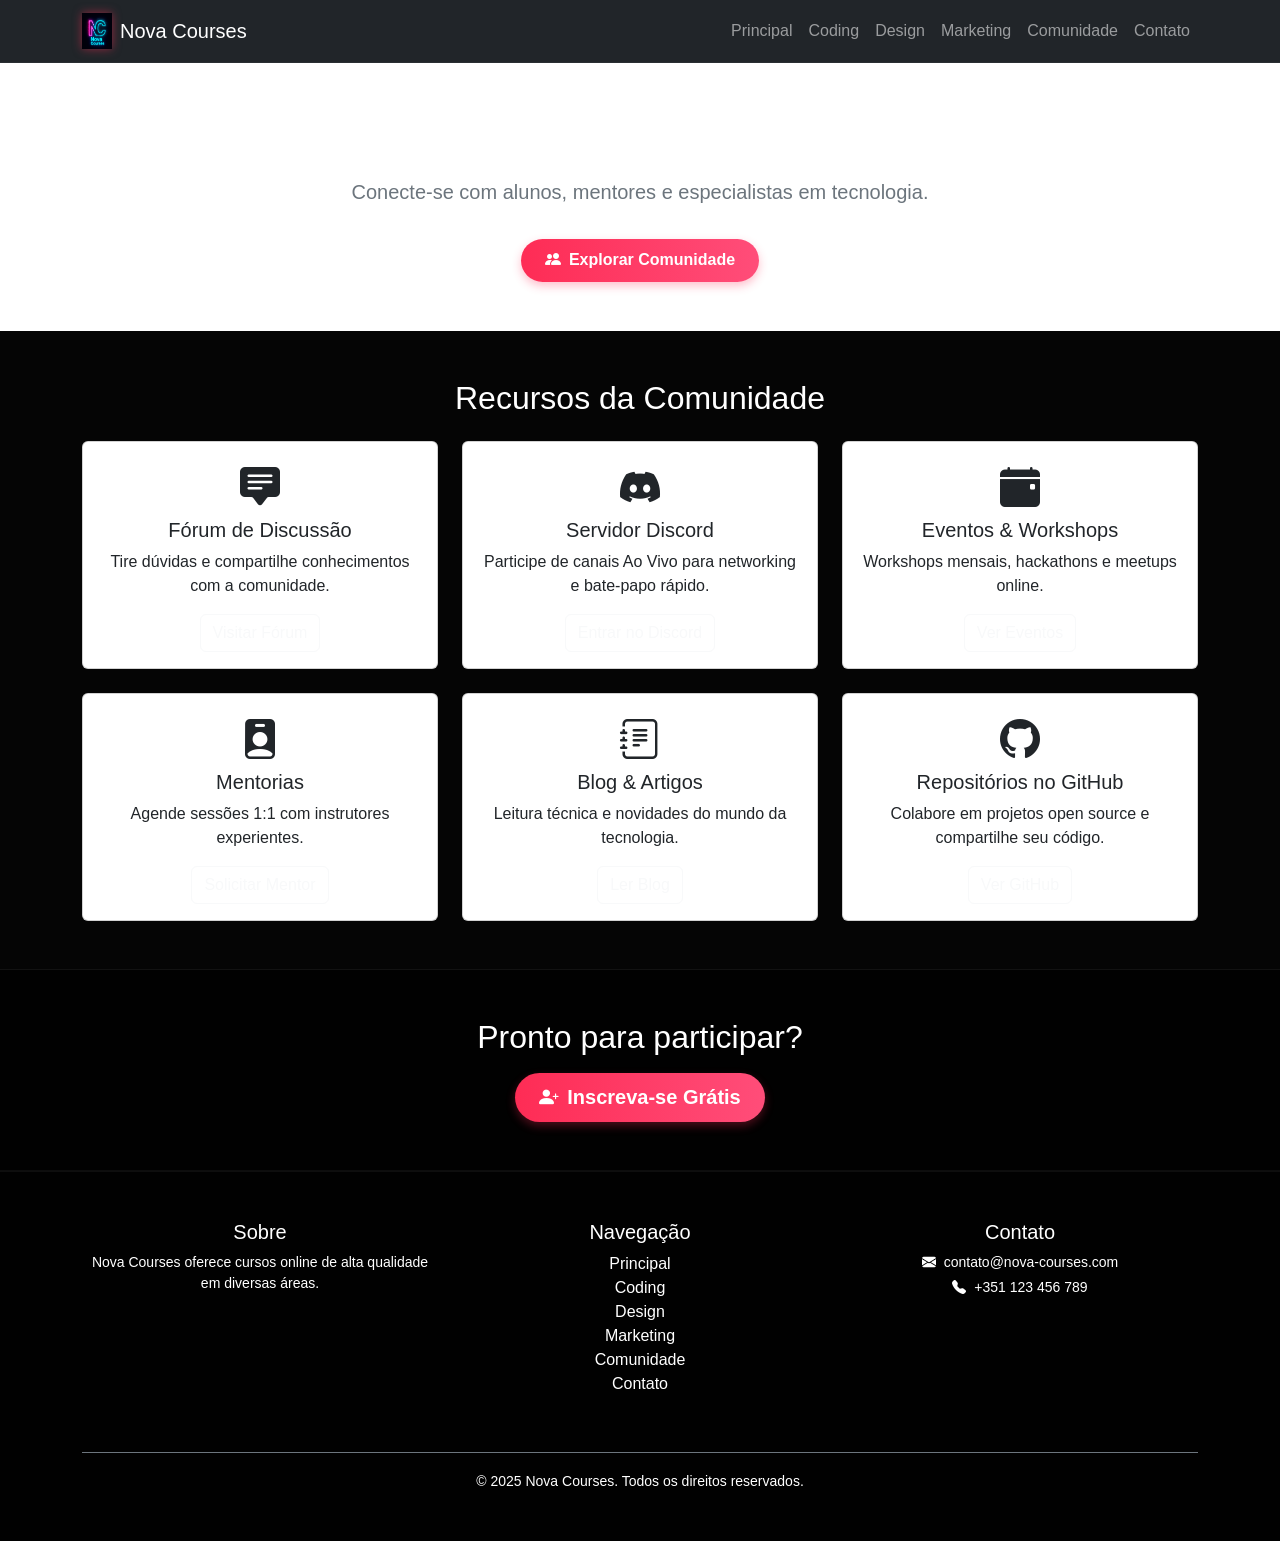
<file: community.html>
<!DOCTYPE html>
<html lang="pt">
<head>
  <meta charset="UTF-8">
  <meta http-equiv="X-UA-Compatible" content="IE=edge">
  <meta name="viewport" content="width=device-width, initial-scale=1.0">
  <title>Nova Courses - Comunidade</title>
  <!-- SEO Meta Tags -->
  <meta name="description" content="Junte-se à Comunidade Nova Courses: fórum, Discord, eventos e mentorias." />
  <meta name="keywords" content="Comunidade, fórum, Discord, eventos, mentorias, Nova Courses" />
  <meta name="robots" content="index, follow" />
  <link rel="canonical" href="https://nova-courses.netlify.app/community.html" />

  <!-- Open Graph -->
  <meta property="og:title" content="Nova Courses - Comunidade" />
  <meta property="og:description" content="Junte-se à Comunidade Nova Courses: fórum, Discord, eventos e mentorias." />
  <meta property="og:type" content="website" />
  <meta property="og:url" content="https://nova-courses.netlify.app/community.html" />
  <meta property="og:image" content="https://nova-courses.netlify.app/icons/book-512x512.png" />

  <!-- Twitter Card -->
  <meta name="twitter:card" content="summary_large_image" />
  <meta name="twitter:title" content="Nova Courses - Comunidade" />
  <meta name="twitter:description" content="Junte-se à Comunidade Nova Courses: fórum, Discord, eventos e mentorias." />
  <meta name="twitter:image" content="https://nova-courses.netlify.app/icons/book-512x512.png" />

  <!-- PWA & Icons -->
  <link rel="manifest" href="manifest.json">
  <meta name="theme-color" content="#010101">
  <link rel="apple-touch-icon" href="icons/book-192x192.png" />
  <link rel="icon" type="image/png" sizes="32x32" href="icons/favicon-32x32.png">

  <!-- Bootstrap CSS -->
  <link href="https://cdn.jsdelivr.net/npm/bootstrap@5.3.0/dist/css/bootstrap.min.css" rel="stylesheet">
  <link href="https://cdn.jsdelivr.net/npm/bootstrap-icons@1.10.5/font/bootstrap-icons.css" rel="stylesheet">
  <link href="/css/app.css" rel="stylesheet">
</head>
<body>
  <!-- Navbar -->
  <nav class="navbar navbar-expand-lg navbar-dark bg-dark shadow">
    <div class="container">
      <a class="navbar-brand d-flex align-items-center" href="index.html">
        <img src="logo.png" alt="Nova Courses Logo" width="30" height="30" class="me-2">
        Nova Courses
      </a>
      <button class="navbar-toggler" type="button" data-bs-toggle="collapse" data-bs-target="#navbarNav" aria-controls="navbarNav" aria-expanded="false" aria-label="Toggle navigation">
        <span class="navbar-toggler-icon"></span>
      </button>
      <div class="collapse navbar-collapse" id="navbarNav">
        <ul class="navbar-nav ms-auto">
          <li class="nav-item"><a class="nav-link" href="index.html">Principal</a></li>
          <li class="nav-item"><a class="nav-link" href="coding.html">Coding</a></li>
          <li class="nav-item"><a class="nav-link" href="design.html">Design</a></li>
          <li class="nav-item"><a class="nav-link" href="marketing.html">Marketing</a></li>
          <li class="nav-item"><a class="nav-link" href="community.html">Comunidade</a></li>
          <li class="nav-item"><a class="nav-link" href="contact.html">Contato</a></li>
        </ul>
      </div>
    </div>
  </nav>

  <!-- Hero Section -->
  <section class="bg-white text-center py-5 shadow-sm">
    <div class="container">
      <h1 class="display-5 fw-bold">Nossa Comunidade</h1>
      <p class="lead text-secondary">Conecte-se com alunos, mentores e especialistas em tecnologia.</p>
      <a href="#features" class="btn btn-tiktok mt-3"><i class="bi bi-people-fill me-2"></i>Explorar Comunidade</a>
    </div>
  </section>

  <!-- Community Features Grid -->
  <section id="features" class="py-5">
    <div class="container">
      <h2 class="text-center mb-4">Recursos da Comunidade</h2>
      <div class="row g-4">
        <!-- Fórum -->
        <div class="col-12 col-sm-6 col-lg-4">
          <div class="card h-100">
            <div class="card-body text-center">
              <i class="bi bi-chat-square-text-fill fs-1 mb-3 text-accent"></i>
              <h5 class="card-title">Fórum de Discussão</h5>
              <p class="card-text">Tire dúvidas e compartilhe conhecimentos com a comunidade.</p>
              <a href="#" class="btn btn-outline-light">Visitar Fórum</a>
            </div>
          </div>
        </div>
        <!-- Discord -->
        <div class="col-12 col-sm-6 col-lg-4">
          <div class="card h-100">
            <div class="card-body text-center">
              <i class="bi bi-discord fs-1 mb-3 text-accent"></i>
              <h5 class="card-title">Servidor Discord</h5>
              <p class="card-text">Participe de canais Ao Vivo para networking e bate-papo rápido.</p>
              <a href="#" class="btn btn-outline-light">Entrar no Discord</a>
            </div>
          </div>
        </div>
        <!-- Eventos -->
        <div class="col-12 col-sm-6 col-lg-4">
          <div class="card h-100">
            <div class="card-body text-center">
              <i class="bi bi-calendar-event-fill fs-1 mb-3 text-accent"></i>
              <h5 class="card-title">Eventos & Workshops</h5>
              <p class="card-text">Workshops mensais, hackathons e meetups online.</p>
              <a href="#" class="btn btn-outline-light">Ver Eventos</a>
            </div>
          </div>
        </div>
        <!-- Mentorias -->
        <div class="col-12 col-sm-6 col-lg-4">
          <div class="card h-100">
            <div class="card-body text-center">
              <i class="bi bi-person-badge-fill fs-1 mb-3 text-accent"></i>
              <h5 class="card-title">Mentorias</h5>
              <p class="card-text">Agende sessões 1:1 com instrutores experientes.</p>
              <a href="#" class="btn btn-outline-light">Solicitar Mentor</a>
            </div>
          </div>
        </div>
        <!-- Blog -->
        <div class="col-12 col-sm-6 col-lg-4">
          <div class="card h-100">
            <div class="card-body text-center">
              <i class="bi bi-journal-text fs-1 mb-3 text-accent"></i>
              <h5 class="card-title">Blog & Artigos</h5>
              <p class="card-text">Leitura técnica e novidades do mundo da tecnologia.</p>
              <a href="#" class="btn btn-outline-light">Ler Blog</a>
            </div>
          </div>
        </div>
        <!-- GitHub -->
        <div class="col-12 col-sm-6 col-lg-4">
          <div class="card h-100">
            <div class="card-body text-center">
              <i class="bi bi-github fs-1 mb-3 text-accent"></i>
              <h5 class="card-title">Repositórios no GitHub</h5>
              <p class="card-text">Colabore em projetos open source e compartilhe seu código.</p>
              <a href="#" class="btn btn-outline-light">Ver GitHub</a>
            </div>
          </div>
        </div>
      </div>
    </div>
  </section>

  <!-- Call to Action -->
  <section class="bg-secondary-bg text-center py-5">
    <div class="container">
      <h2 class="text-white mb-3">Pronto para participar?</h2>
      <a href="signup.html" class="btn btn-tiktok btn-lg"><i class="bi bi-person-plus-fill me-2"></i>Inscreva-se Grátis</a>
    </div>
  </section>

  <!-- Footer -->
  <footer class="text-white pt-5">
    <div class="container">
      <div class="row">
        <div class="col-md-4 mb-3">
          <h5>Sobre</h5>
          <p class="small">Nova Courses oferece cursos online de alta qualidade em diversas áreas.</p>
        </div>
        <div class="col-md-4 mb-3">
          <h5>Navegação</h5>
          <ul class="list-unstyled">
            <li><a href="index.html" class="text-white">Principal</a></li>
            <li><a href="coding.html" class="text-white">Coding</a></li>
            <li><a href="design.html" class="text-white">Design</a></li>
            <li><a href="marketing.html" class="text-white">Marketing</a></li>
            <li><a href="community.html" class="text-white">Comunidade</a></li>
            <li><a href="contact.html" class="text-white">Contato</a></li>
          </ul>
        </div>
        <div class="col-md-4 mb-3">
          <h5>Contato</h5>
          <p class="small mb-1"><i class="bi bi-envelope-fill me-2"></i>contato@nova-courses.com</p>
          <p class="small"><i class="bi bi-telephone-fill me-2"></i>+351 123 456 789</p>
        </div>
      </div>
      <div class="text-center py-3 border-top border-secondary mt-4">
        <small>&copy; 2025 Nova Courses. Todos os direitos reservados.</small>
      </div>
    </div>
  </footer>

  <!-- Bootstrap JS -->
  <script src="https://cdn.jsdelivr.net/npm/bootstrap@5.3.0/dist/js/bootstrap.bund
</file>
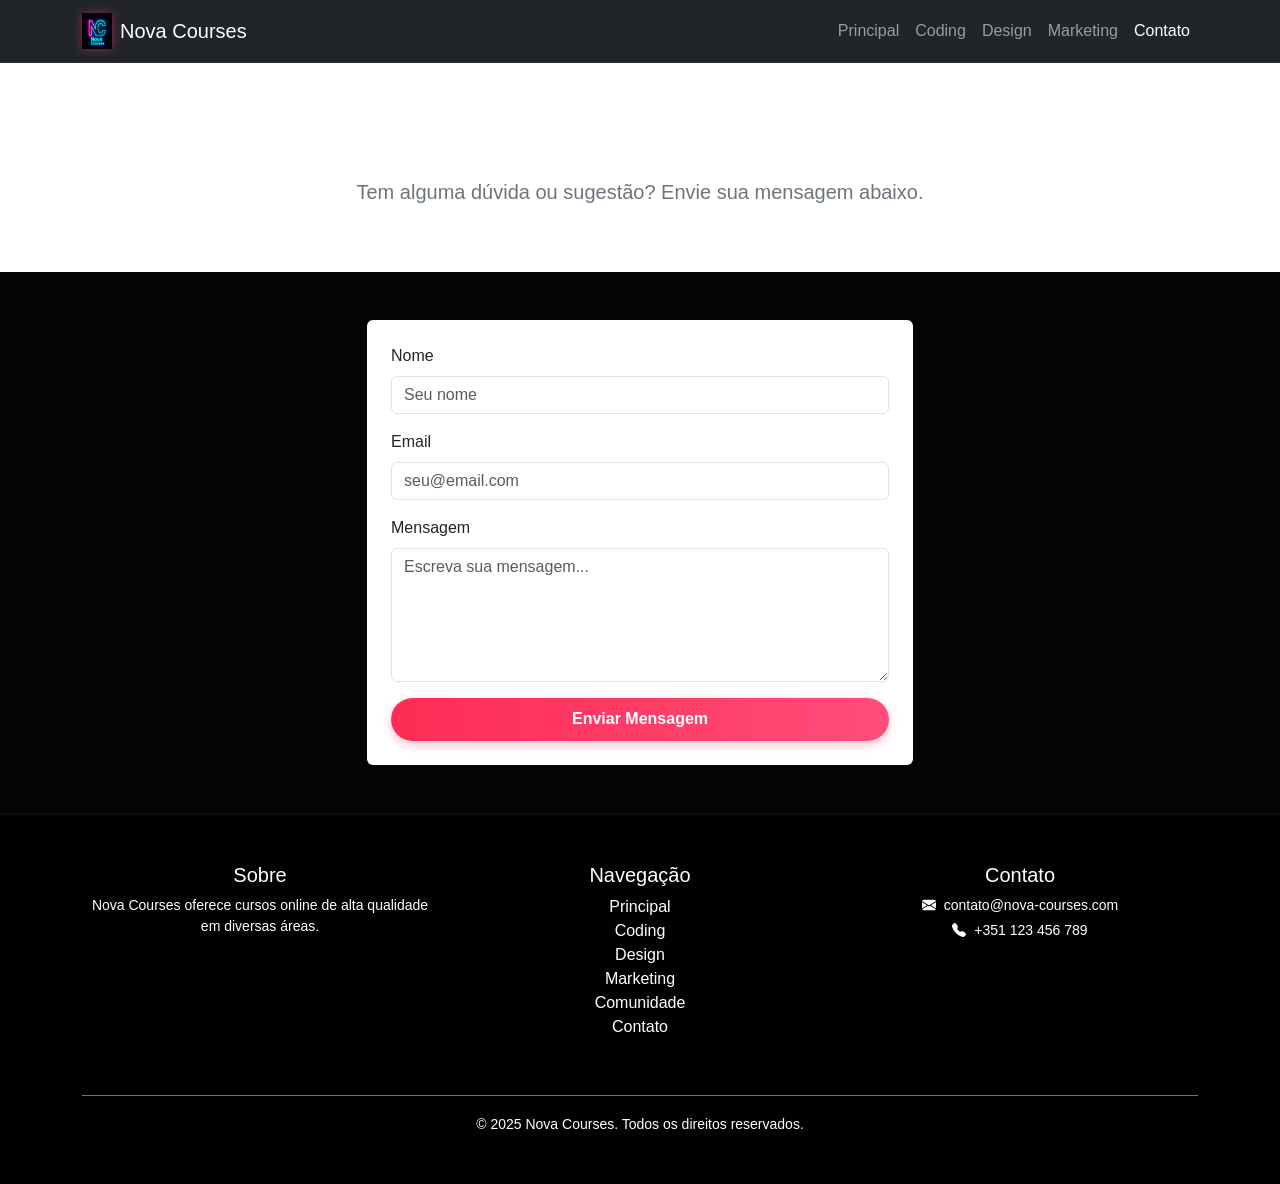
<file: contact.html>
<!DOCTYPE html>
<html lang="pt">
<head>
  <meta charset="UTF-8" />
  <meta http-equiv="X-UA-Compatible" content="IE=edge" />
  <meta name="viewport" content="width=device-width, initial-scale=1.0" />
  <title>Nova Courses - Contato</title>
  <!-- SEO Meta Tags -->
  <meta name="description" content="Entre em contato com a equipe da Nova Courses para dúvidas e suporte." />
  <meta name="keywords" content="Contato, Nova Courses, suporte, dúvidas" />
  <meta name="robots" content="index, follow" />
  <link rel="canonical" href="https://nova-courses.netlify.app/contact.html" />

  <!-- Open Graph -->
  <meta property="og:title" content="Nova Courses - Contato" />
  <meta property="og:description" content="Entre em contato com a equipe da Nova Courses para dúvidas e suporte." />
  <meta property="og:type" content="website" />
  <meta property="og:url" content="https://nova-courses.netlify.app/contact.html" />
  <meta property="og:image" content="https://nova-courses.netlify.app/icons/book-512x512.png" />

  <!-- Twitter Card -->
  <meta name="twitter:card" content="summary_large_image" />
  <meta name="twitter:title" content="Nova Courses - Contato" />
  <meta name="twitter:description" content="Entre em contato com a equipe da Nova Courses para dúvidas e suporte." />
  <meta name="twitter:image" content="https://nova-courses.netlify.app/icons/book-512x512.png" />

  <!-- PWA & Icons -->
  <link rel="manifest" href="manifest.json">
  <meta name="theme-color" content="#010101">
  <link rel="apple-touch-icon" href="icons/book-192x192.png" />
  <link rel="icon" type="image/png" sizes="32x32" href="icons/favicon-32x32.png">

  <!-- Bootstrap CSS -->
  <link href="https://cdn.jsdelivr.net/npm/bootstrap@5.3.0/dist/css/bootstrap.min.css" rel="stylesheet">
  <link href="https://cdn.jsdelivr.net/npm/bootstrap-icons@1.10.5/font/bootstrap-icons.css" rel="stylesheet">
  <link href="/css/app.css" rel="stylesheet">
</head>

<body>
  <!-- Navbar -->
  <nav class="navbar navbar-expand-lg navbar-dark bg-dark shadow">
    <div class="container">
      <a class="navbar-brand d-flex align-items-center" href="index.html">
        <img src="logo.png" alt="Logo Nova Courses" width="30" height="30" class="me-2">
        Nova Courses
      </a>
      <button class="navbar-toggler" type="button" data-bs-toggle="collapse" data-bs-target="#navbarNav"
        aria-controls="navbarNav" aria-expanded="false" aria-label="Toggle navigation">
        <span class="navbar-toggler-icon"></span>
      </button>
      <div class="collapse navbar-collapse" id="navbarNav">
        <ul class="navbar-nav ms-auto">
          <li class="nav-item"><a class="nav-link" href="index.html">Principal</a></li>
          <li class="nav-item"><a class="nav-link" href="coding.html">Coding</a></li>
          <li class="nav-item"><a class="nav-link" href="design.html">Design</a></li>
          <li class="nav-item"><a class="nav-link" href="marketing.html">Marketing</a></li>
          <li class="nav-item"><a class="nav-link active" href="contact.html">Contato</a></li>
        </ul>
      </div>
    </div>
  </nav>

  <!-- Hero Section -->
  <section class="bg-white text-center py-5 shadow-sm">
    <div class="container">
      <h1 class="display-5 fw-bold">Fale Conosco</h1>
      <p class="lead text-secondary">Tem alguma dúvida ou sugestão? Envie sua mensagem abaixo.</p>
    </div>
  </section>

  <!-- Contact Form -->
  <section class="py-5">
    <div class="container">
      <div class="row justify-content-center">
        <div class="col-md-8 col-lg-6">
          <div class="card bg-card-bg border-0 shadow-lg">
            <div class="card-body p-4">
              <form>
                <div class="mb-3">
                  <label for="name" class="form-label text-primary-text">Nome</label>
                  <input type="text" class="form-control bg-secondary-bg text-primary-text border-1" id="name" placeholder="Seu nome" required>
                </div>
                <div class="mb-3">
                  <label for="email" class="form-label text-primary-text">Email</label>
                  <input type="email" class="form-control bg-secondary-bg text-primary-text border-1" id="email" placeholder="seu@email.com" required>
                </div>
                <div class="mb-3">
                  <label for="message" class="form-label text-primary-text">Mensagem</label>
                  <textarea class="form-control bg-secondary-bg text-primary-text border-1" id="message" rows="5" placeholder="Escreva sua mensagem..." required></textarea>
                </div>
                <div class="d-grid">
                  <button type="submit" class="btn btn-tiktok">Enviar Mensagem</button>
                </div>
              </form>
            </div>
          </div>
        </div>
      </div>
    </div>
  </section>

  <!-- Footer -->
  <footer class="text-white pt-5">
    <div class="container">
      <div class="row">
        <div class="col-md-4 mb-3">
          <h5>Sobre</h5>
          <p class="small">Nova Courses oferece cursos online de alta qualidade em diversas áreas.</p>
        </div>
        <div class="col-md-4 mb-3">
          <h5>Navegação</h5>
          <ul class="list-unstyled">
            <li><a href="index.html" class="text-white">Principal</a></li>
            <li><a href="coding.html" class="text-white">Coding</a></li>
            <li><a href="design.html" class="text-white">Design</a></li>
            <li><a href="marketing.html" class="text-white">Marketing</a></li>
            <li><a href="community.html" class="text-white">Comunidade</a></li>
            <li><a href="contact.html" class="text-white">Contato</a></li>
          </ul>
        </div>
        <div class="col-md-4 mb-3">
          <h5>Contato</h5>
          <p class="small mb-1"><i class="bi bi-envelope-fill me-2"></i>contato@nova-courses.com</p>
          <p class="small"><i class="bi bi-telephone-fill me-2"></i>+351 123 456 789</p>
        </div>
      </div>
      <div class="text-center py-3 border-top border-secondary mt-4">
        <small>&copy; 2025 Nova Courses. Todos os direitos reservados.</small>
      </div>
    </div>
  </footer>
  <!-- Bootstrap JS -->
  <script src="https://cdn.jsdelivr.net/npm/bootstrap@5.3.0/dist/js/bootstrap.bundle.min.js"></script>
</body>
</html>
</file>
<file: css/app.css>
/* TikTok-style theme - Enhanced */
 :root {
    --primary-bg: #010101;
    --secondary-bg: #121212;
    --card-bg: #1f1f1f;
    --primary-text: #ffffff;
    --secondary-text: #b0b0b0;
    --accent-color: #fe2c55;
    --accent-hover: #ff4d79;
    --blue-accent: #25F4EE;
  }
  
  body {
    font-family: -apple-system, BlinkMacSystemFont, "Segoe UI", Roboto, Helvetica, Arial, sans-serif;
    background-color: var(--primary-bg);
    color: var(--primary-text);
    scroll-behavior: smooth;
    padding: 0;
    margin: 0;
    overflow-x: hidden;
  }

  * {
    -webkit-tap-highlight-color: transparent;
  }
  
  /* ===== HEADER ===== */
  .navbar {
    background-color: rgba(1, 1, 1, 0.9);
    backdrop-filter: blur(10px);
    -webkit-backdrop-filter: blur(10px);
    border-bottom: 1px solid rgba(255, 255, 255, 0.05);
    padding: 0.5rem 1rem;
    transition: all 0.3s ease;
  }
  
  .navbar.scrolled {
    padding: 0.35rem 1rem;
  }
  
  .navbar-brand img {
    height: 36px;
    margin-right: 0.5rem;
    filter: drop-shadow(0 0 5px rgba(254, 44, 85, 0.5));
  }
  
  .navbar-toggler {
    border: none;
    padding: 0.25rem;
  }
  
  .navbar-toggler:focus {
    box-shadow: none;
  }
  
  .navbar-toggler-icon {
    background-image: url("data:image/svg+xml;charset=utf8,<svg viewBox='0 0 30 30' xmlns='http://www.w3.org/2000/svg'><path stroke='rgba(255,255,255,1)' stroke-width='2' stroke-linecap='round' stroke-miterlimit='10' d='M4 7h22M4 15h22M4 23h22'/></svg>");
  }

  /* ===== OFF-CANVAS MENU ===== */
  .offcanvas-start {
    width: 82%;
    max-width: 280px;
    background: linear-gradient(135deg, var(--primary-bg), var(--secondary-bg));
    color: var(--primary-text);
    border-right: 1px solid rgba(255, 255, 255, 0.05);
  }
  
  .offcanvas-header {
    border-bottom: 1px solid rgba(255, 255, 255, 0.05);
  }
  
  .offcanvas-title {
    font-weight: 600;
    letter-spacing: 0.5px;
  }
  
  .offcanvas-body {
    padding: 0;
  }
  
  .offcanvas-body .nav-link {
    color: var(--primary-text);
    padding: 0.85rem 1.25rem;
    font-weight: 500;
    display: flex;
    align-items: center;
    border-bottom: 1px solid rgba(255, 255, 255, 0.025);
    position: relative;
    transition: all 0.2s ease;
  }
  
  .offcanvas-body .nav-link i {
    font-size: 1.2rem;
    margin-right: 0.75rem;
    transition: all 0.2s ease;
  }
  
  .offcanvas-body .nav-link:hover,
  .offcanvas-body .nav-link.active {
    background-color: rgba(254, 44, 85, 0.08);
  }
  
  .offcanvas-body .nav-link:hover i,
  .offcanvas-body .nav-link.active i {
    color: var(--accent-color);
  }
  
  .offcanvas-body .nav-link.active::before {
    content: '';
    position: absolute;
    left: 0;
    top: 0;
    height: 100%;
    width: 3px;
    background: linear-gradient(to bottom, var(--accent-color), var(--blue-accent));
  }

  /* ===== MAIN CONTENT ===== */
  #content {
    padding: 70px 0 0;
    transition: margin-left 0.3s ease;
  }
  
  section {
    padding: 1.5rem 1.25rem;
    position: relative;
    border-bottom: 1px solid rgba(255, 255, 255, 0.05);
  }
  
  section:nth-child(odd) {
    background-color: rgba(255, 255, 255, 0.02);
  }

  /* Section headings */
  main h1 {
    font-size: 1.8rem;
    font-weight: 700;
    margin-bottom: 1rem;
    background: linear-gradient(90deg, var(--primary-text), var(--secondary-text));
    -webkit-background-clip: text;
    background-clip: text;
    -webkit-text-fill-color: transparent;
  }
  
  main h2 {
    font-size: 1.4rem;
    font-weight: 600;
    margin-bottom: 1rem;
    position: relative;
    padding-bottom: 0.5rem;
  }
  
  main h2::after {
    content: '';
    position: absolute;
    bottom: 0;
    left: 0;
    height: 3px;
    width: 40px;
    background: linear-gradient(to right, var(--accent-color), var(--blue-accent));
    border-radius: 3px;
  }

  /* Content Cards */
  .content-card {
    background-color: var(--card-bg);
    border-radius: 12px;
    padding: 1.25rem;
    margin-bottom: 1.25rem;
    box-shadow: 0 4px 15px rgba(0, 0, 0, 0.2);
    border: 1px solid rgba(255, 255, 255, 0.05);
    transition: transform 0.3s ease, box-shadow 0.3s ease;
  }
  
  .content-card:hover {
    transform: translateY(-5px);
    box-shadow: 0 8px 25px rgba(0, 0, 0, 0.3);
  }
  
  .content-card h3 {
    font-size: 1.1rem;
    font-weight: 600;
    color: var(--primary-text);
    margin-bottom: 0.75rem;
    display: flex;
    align-items: center;
  }
  
  .content-card h3 i {
    color: var(--accent-color);
    margin-right: 0.5rem;
  }
  
  .content-card p, .content-card li {
    color: var(--secondary-text);
    font-size: 0.95rem;
    line-height: 1.5;
  }
  
  .content-card ul, .content-card ol {
    padding-left: 1.25rem;
    margin-bottom: 0;
  }
  
  .content-card li {
    margin-bottom: 0.5rem;
  }
  
  .content-card li:last-child {
    margin-bottom: 0;
  }

  /* Image styling */
  img.screenshot {
    width: 100%;
    border-radius: 10px;
    box-shadow: 0 5px 15px rgba(0, 0, 0, 0.3);
    border: 1px solid rgba(255, 255, 255, 0.1);
    margin: 1rem 0;
    transition: transform 0.3s;
  }

  /* Video Container */
  .video-container {
    position: relative;
    border-radius: 12px;
    overflow: hidden;
    margin: 1.5rem 0;
    box-shadow: 0 8px 25px rgba(0, 0, 0, 0.3);
  }
  
  .video-container .ratio {
    border-radius: 12px;
    overflow: hidden;
    margin-bottom: 0;
  }
  
  .video-container video {
    object-fit: cover;
  }

  /* Gallery */
  .gallery {
    margin: 1.5rem 0;
  }
  
  .gallery .image-container {
    position: relative;
    overflow: hidden;
    border-radius: 12px;
    margin-bottom: 1rem;
    box-shadow: 0 5px 15px rgba(0, 0, 0, 0.2);
  }
  
  .gallery img {
    width: 100%;
    height: 160px;
    object-fit: cover;
    transition: transform 0.5s ease;
  }
  
  .gallery .image-container:hover img {
    transform: scale(1.05);
  }
  
  .gallery .image-overlay {
    position: absolute;
    bottom: 0;
    left: 0;
    right: 0;
    background: linear-gradient(to top, rgba(0, 0, 0, 0.8), transparent);
    padding: 1rem;
    display: flex;
    align-items: center;
  }
  
  .gallery .image-overlay i {
    color: var(--accent-color);
    margin-right: 0.5rem;
    font-size: 1.1rem;
  }
  
  .gallery .image-overlay span {
    color: var(--primary-text);
    font-weight: 500;
    font-size: 0.9rem;
  }

  /* Button styles */
  .btn-tiktok {
    background: linear-gradient(90deg, var(--accent-color), var(--accent-hover));
    border: none;
    color: white;
    font-weight: 600;
    border-radius: 30px;
    padding: 0.6rem 1.5rem;
    transition: all 0.3s ease;
    box-shadow: 0 4px 10px rgba(254, 44, 85, 0.3);
  }
  
  .btn-tiktok:hover {
    transform: translateY(-2px);
    box-shadow: 0 6px 15px rgba(254, 44, 85, 0.4);
    color: white;
  }
  
  .btn-tiktok:active {
    transform: translateY(0);
  }

  /* Footer */
  footer {
    background-color: var(--primary-bg);
    color: var(--secondary-text);
    padding: 2rem 1.5rem;
    text-align: center;
    border-top: 1px solid rgba(255, 255, 255, 0.05);
  }
  
  footer .social-links {
    display: flex;
    justify-content: center;
    margin-bottom: 1.5rem;
  }
  
  footer .social-links a {
    width: 40px;
    height: 40px;
    border-radius: 50%;
    background-color: var(--card-bg);
    color: var(--primary-text);
    display: flex;
    align-items: center;
    justify-content: center;
    margin: 0 0.5rem;
    font-size: 1.2rem;
    transition: all 0.3s ease;
  }
  
  footer .social-links a:hover {
    background-color: var(--accent-color);
    transform: translateY(-3px);
  }
  
  footer a {
    color: var(--accent-color);
    text-decoration: none;
    transition: all 0.2s ease;
  }
  
  footer a:hover {
    color: var(--blue-accent);
    text-decoration: none;
  }

  /* Floating Action Button (FAB) Chat */
  #chatBtn {
    position: fixed;
    bottom: 20px;
    right: 20px;
    width: 60px;
    height: 60px;
    border-radius: 30px;
    background: linear-gradient(135deg, var(--accent-color), var(--accent-hover));
    color: white;
    display: flex;
    align-items: center;
    justify-content: center;
    box-shadow: 0 4px 15px rgba(254, 44, 85, 0.4);
    border: none;
    z-index: 1000;
    transition: all 0.3s cubic-bezier(0.175, 0.885, 0.32, 1.275);
  }
  
  #chatBtn:hover {
    transform: scale(1.1) rotate(10deg);
  }
  
  #chatBtn:active {
    transform: scale(0.95);
  }
  
  #chatBtn i {
    font-size: 1.5rem;
  }
  
  #chatWindow {
    display: none;
    position: fixed;
    bottom: 90px;
    right: 20px;
    width: 300px;
    border-radius: 16px;
    overflow: hidden;
    z-index: 999;
    box-shadow: 0 10px 30px rgba(0, 0, 0, 0.3);
    border: 1px solid rgba(255, 255, 255, 0.1);
    animation: slideIn 0.3s forwards;
  }
  
  @keyframes slideIn {
    from {
      opacity: 0;
      transform: translateY(20px);
    }
    to {
      opacity: 1;
      transform: translateY(0);
    }
  }
  
  #chatWindow .card-header {
    background: linear-gradient(90deg, var(--accent-color), var(--accent-hover));
    color: white;
    font-weight: 600;
    padding: 0.75rem 1rem;
    display: flex;
    align-items: center;
    justify-content: space-between;
  }
  
  #chatWindow .card-header .close-chat {
    background: transparent;
    border: none;
    color: white;
    font-size: 1.2rem;
    padding: 0;
    cursor: pointer;
  }
  
  #chatWindow .card-body {
    height: 250px;
    overflow-y: auto;
    background-color: var(--secondary-bg);
    padding: 1rem;
  }
  
  #chatWindow .card-body p {
    margin-bottom: 0.75rem;
    padding: 0.5rem 0.75rem;
    border-radius: 16px;
    max-width: 80%;
    word-break: break-word;
  }
  
  #chatWindow .card-body p.user-message {
    background-color: var(--accent-color);
    color: white;
    border-top-right-radius: 4px;
    margin-left: auto;
  }
  
  #chatWindow .card-body p.bot-message {
    background-color: var(--card-bg);
    color: var(--primary-text);
    border-top-left-radius: 4px;
    margin-right: auto;
  }
  
  #chatWindow .card-footer {
    background-color: var(--secondary-bg);
    border-top: 1px solid rgba(255, 255, 255, 0.05);
    padding: 0.75rem;
  }
  
  #chatWindow .input-group .form-control {
    background-color: var(--card-bg);
    color: var(--primary-text);
    border: 1px solid rgba(255, 255, 255, 0.1);
    border-radius: 20px 0 0 20px;
    padding: 0.5rem 0.75rem;
  }
  
  #chatWindow .input-group .form-control:focus {
    box-shadow: none;
    border-color: var(--accent-color);
  }
  
  #chatWindow .input-group .btn {
    border-radius: 0 20px 20px 0;
    background: linear-gradient(90deg, var(--accent-color), var(--accent-hover));
    border: none;
    padding: 0.5rem 1rem;
  }

  /* Progress indicator */
  .progress-container {
    position: fixed;
    top: 0;
    left: 0;
    width: 100%;
    height: 3px;
    background: rgba(255, 255, 255, 0.1);
    z-index: 1020;
  }
  
  .progress-bar {
    height: 100%;
    background: linear-gradient(90deg, var(--blue-accent), var(--accent-color));
    width: 0%;
    border-radius: 0 3px 3px 0;
    transition: width 0.1s ease;
  }

  /* Section Navigation Dots */
  .section-dots {
    position: fixed;
    right: 15px;
    top: 50%;
    transform: translateY(-50%);
    display: flex;
    flex-direction: column;
    z-index: 100;
  }
  
  .section-dots .dot {
    width: 8px;
    height: 8px;
    background-color: rgba(255, 255, 255, 0.3);
    border-radius: 50%;
    margin: 8px 0;
    transition: all 0.3s ease;
  }
  
  .section-dots .dot.active {
    background-color: var(--accent-color);
    transform: scale(1.5);
  }

  /* Swipe indicator */
  .swipe-indicator {
    position: fixed;
    bottom: 70px;
    left: 50%;
    transform: translateX(-50%);
    background-color: rgba(0, 0, 0, 0.5);
    -webkit-backdrop-filter: blur(5px);
    backdrop-filter: blur(5px);
    border-radius: 30px;
    padding: 0.5rem 1rem;
    display: flex;
    align-items: center;
    opacity: 0;
    transition: opacity 0.3s ease;
    z-index: (100);
  }
  
  .swipe-indicator.show {
    opacity: 1;
    animation: fadeInOut 2s ease;
  }
  
  .swipe-indicator i {
    color: var(--accent-color);
    margin-right: 0.5rem;
  }
  
  .swipe-indicator span {
    color: white;
    font-size: 0.8rem;
    font-weight: 500;
  }
  
  @keyframes fadeInOut {
    0% { opacity: 0; }
    20% { opacity: 1; }
    80% { opacity: 1; }
    100% { opacity: 0; }
  }

  /* Responsive Adjustments */
  @media (min-width: 768px) {
    #content {
      padding-top: 70px;
      margin-left: 0;
    }
    
    section {
      padding: 2rem;
    }
    
    main h1 {
      font-size: 2.2rem;
    }
    
    main h2 {
      font-size: 1.6rem;
    }
    
    .gallery img {
      height: 200px;
    }
  }
  
  @media (min-width: 992px) {
    .offcanvas-start {
      transform: none;
      visibility: visible;
      top: 70px;
      height: calc(100% - 70px);
    }
    
    #content {
      margin-left: 280px;
    }
    
    .navbar-toggler {
      display: none;
    }
    
    section {
      padding: 2.5rem;
    }
  }
</file>
